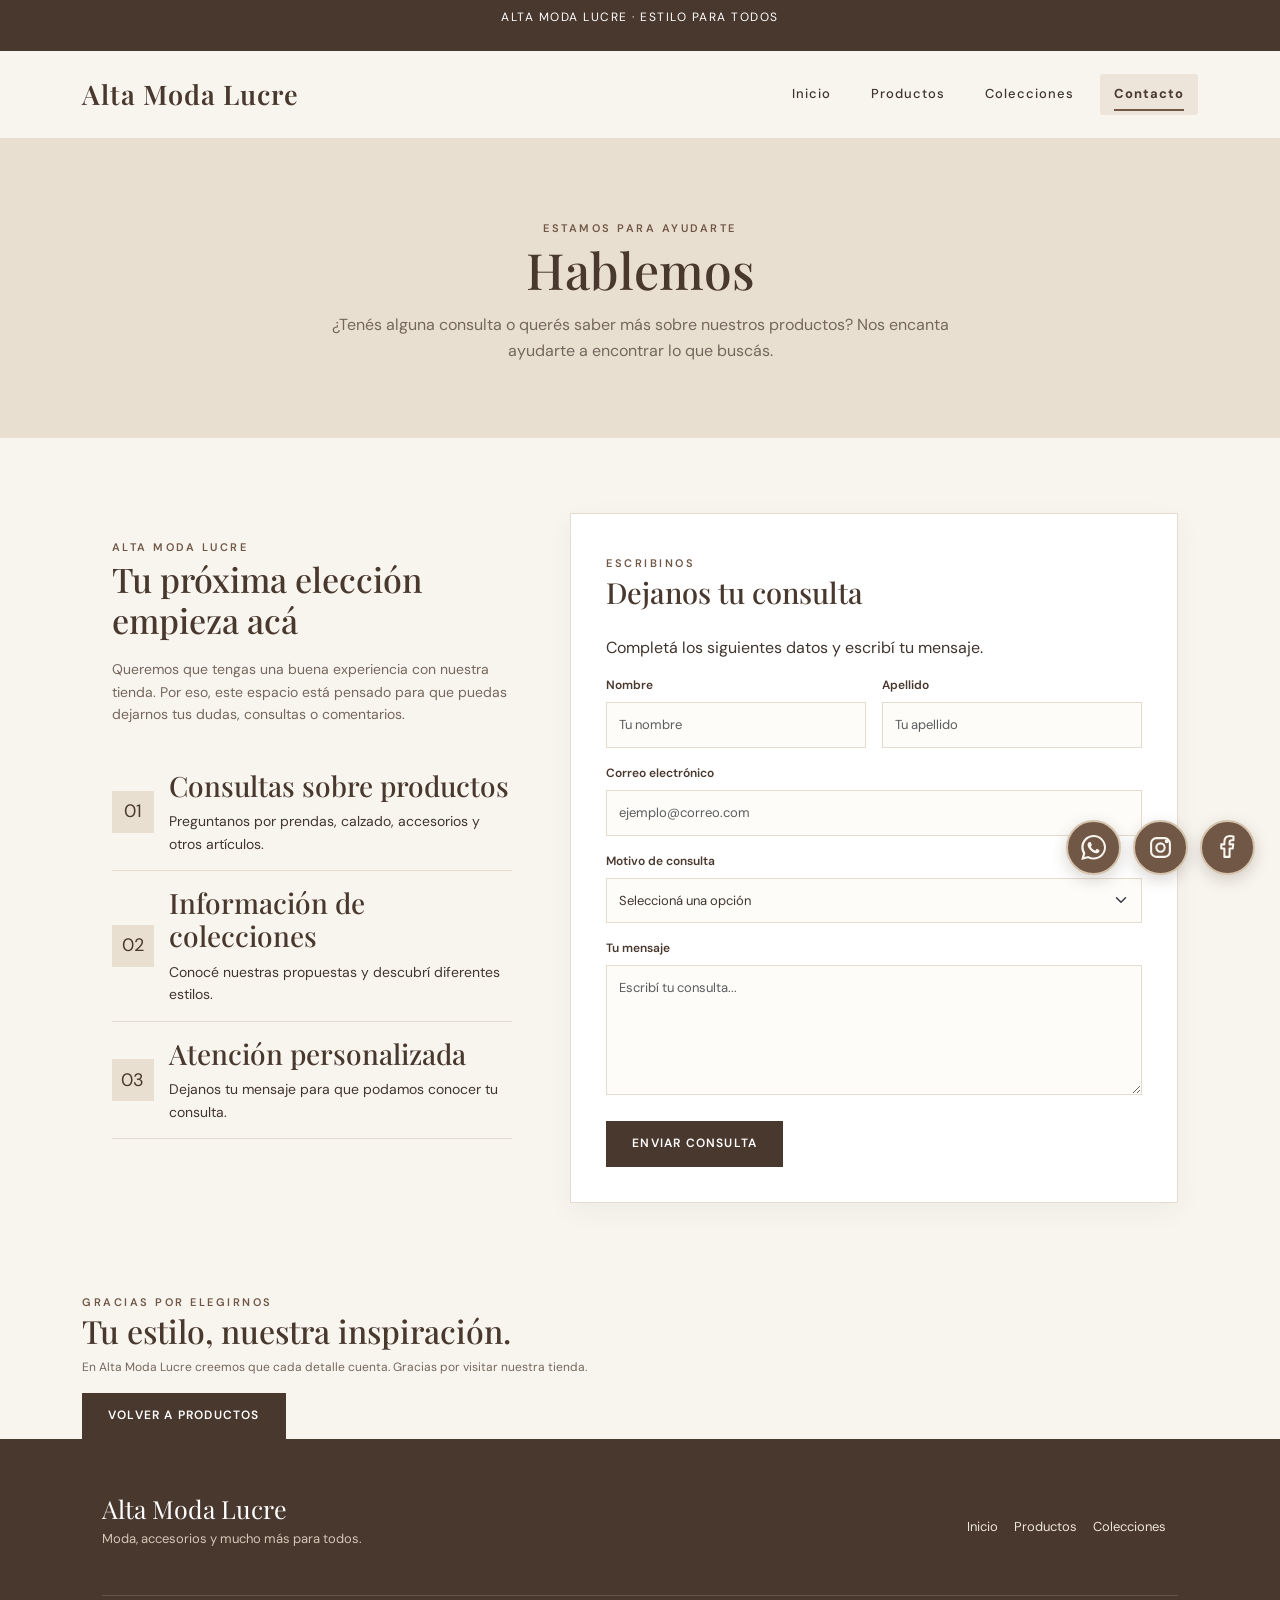
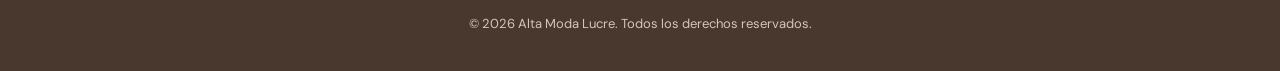
<file: contacto.html>
<!DOCTYPE html>

<html lang="es">

<head>

    <meta charset="UTF-8">

    <meta name="viewport" content="width=device-width, initial-scale=1.0">

    <meta name="description" content="Contactate con Alta Moda Lucre para realizar consultas sobre nuestros productos y colecciones.">

    <title>Contacto | Alta Moda Lucre</title>

    <!-- Tipografías -->

    <link rel="preconnect" href="https://fonts.googleapis.com">

    <link rel="preconnect" href="https://fonts.gstatic.com" crossorigin>

    <link href="https://fonts.googleapis.com/css2?family=DM+Sans:wght@400;500;600;700&family=Playfair+Display:wght@500;600;700&display=swap" rel="stylesheet">

    <!-- Bootstrap -->

    <link href="https://cdn.jsdelivr.net/npm/bootstrap@5.3.3/dist/css/bootstrap.min.css" rel="stylesheet">

    <!-- CSS propio -->

    <link rel="stylesheet" href="estilo.css">

</head>

<body>

    <!-- BARRA SUPERIOR -->

    <div class="barra-superior">

        <p>ALTA MODA LUCRE · ESTILO PARA TODOS</p>

    </div>

    <!-- NAVEGACIÓN -->

    <nav class="navbar navbar-expand-lg navbar-light navegacion">

        <div class="container">

            <a class="navbar-brand marca" href="index.html">

                Alta Moda <span>Lucre</span>

            </a>

            <button class="navbar-toggler" type="button" data-bs-toggle="collapse" data-bs-target="#menuPrincipal">

                <span class="navbar-toggler-icon"></span>

            </button>

            <div class="collapse navbar-collapse" id="menuPrincipal">

                <ul class="navbar-nav ms-auto">

                    <li class="nav-item">

                        <a class="nav-link" href="index.html">Inicio</a>

                    </li>

                    <li class="nav-item">

                        <a class="nav-link" href="productos.html">Productos</a>

                    </li>

                    <li class="nav-item">

                        <a class="nav-link" href="colecciones.html">Colecciones</a>

                    </li>

                    <li class="nav-item">

                        <a class="nav-link activo" href="contacto.html">Contacto</a>

                    </li>

                </ul>

            </div>

        </div>

    </nav>

    <main>

        <!-- ENCABEZADO -->

        <section class="encabezado-contacto">

            <div class="container">

                <span class="etiqueta">ESTAMOS PARA AYUDARTE</span>

                <h1>Hablemos</h1>

                <p>

                    ¿Tenés alguna consulta o querés saber más sobre nuestros
                    productos? Nos encanta ayudarte a encontrar lo que buscás.

                </p>

            </div>

        </section>

        <!-- CONTENIDO PRINCIPAL -->

        <section class="seccion-contacto">

            <div class="container">

                <div class="row g-5 align-items-start">

                    <!-- INFORMACIÓN -->

                    <div class="col-lg-5">

                        <div class="informacion-contacto">

                            <span class="etiqueta">ALTA MODA LUCRE</span>

                            <h2>Tu próxima elección empieza acá</h2>

                            <p class="texto-contacto">

                                Queremos que tengas una buena experiencia
                                con nuestra tienda. Por eso, este espacio
                                está pensado para que puedas dejarnos tus
                                dudas, consultas o comentarios.

                            </p>

                            <div class="detalle-contacto">

                                <div class="icono-contacto">01</div>

                                <div>

                                    <h3>Consultas sobre productos</h3>

                                    <p>

                                        Preguntanos por prendas, calzado,
                                        accesorios y otros artículos.

                                    </p>

                                </div>

                            </div>

                            <div class="detalle-contacto">

                                <div class="icono-contacto">02</div>

                                <div>

                                    <h3>Información de colecciones</h3>

                                    <p>

                                        Conocé nuestras propuestas y
                                        descubrí diferentes estilos.

                                    </p>

                                </div>

                            </div>

                            <div class="detalle-contacto">

                                <div class="icono-contacto">03</div>

                                <div>

                                    <h3>Atención personalizada</h3>

                                    <p>

                                        Dejanos tu mensaje para que podamos
                                        conocer tu consulta.

                                    </p>

                                </div>

                            </div>

                        </div>

                    </div>

                    <!-- FORMULARIO -->

                    <div class="col-lg-7">

                        <div class="formulario-contacto">

                            <span class="etiqueta">ESCRIBINOS</span>

                            <h2>Dejanos tu consulta</h2>

                            <p>

                                Completá los siguientes datos y escribí
                                tu mensaje.

                            </p>

                            <form action="#" method="post">

                                <div class="row g-3">

                                    <div class="col-md-6">

                                        <label for="nombre" class="form-label">

                                            Nombre

                                        </label>

                                        <input

                                            type="text"

                                            class="form-control"

                                            id="nombre"

                                            name="nombre"

                                            placeholder="Tu nombre"

                                            required>

                                    </div>

                                    <div class="col-md-6">

                                        <label for="apellido" class="form-label">

                                            Apellido

                                        </label>

                                        <input

                                            type="text"

                                            class="form-control"

                                            id="apellido"

                                            name="apellido"

                                            placeholder="Tu apellido"

                                            required>

                                    </div>

                                    <div class="col-12">

                                        <label for="correo" class="form-label">

                                            Correo electrónico

                                        </label>

                                        <input

                                            type="email"

                                            class="form-control"

                                            id="correo"

                                            name="correo"

                                            placeholder="ejemplo@correo.com"

                                            required>

                                    </div>

                                    <div class="col-12">

                                        <label for="tema" class="form-label">

                                            Motivo de consulta

                                        </label>

                                        <select

                                            class="form-select"

                                            id="tema"

                                            name="tema"

                                            required>

                                            <option value="" selected disabled>

                                                Seleccioná una opción

                                            </option>

                                            <option value="productos">

                                                Consulta sobre productos

                                            </option>

                                            <option value="colecciones">

                                                Consulta sobre colecciones

                                            </option>

                                            <option value="disponibilidad">

                                                Disponibilidad de artículos

                                            </option>

                                            <option value="otro">

                                                Otra consulta

                                            </option>

                                        </select>

                                    </div>

                                    <div class="col-12">

                                        <label for="mensaje" class="form-label">

                                            Tu mensaje

                                        </label>

                                        <textarea

                                            class="form-control"

                                            id="mensaje"

                                            name="mensaje"

                                            rows="5"

                                            placeholder="Escribí tu consulta..."

                                            required></textarea>

                                    </div>

                                    <div class="col-12">

                                        <button type="submit" class="boton-enviar">

                                            ENVIAR CONSULTA

                                        </button>

                                    </div>

                                </div>

                            </form>

                        </div>

                    </div>

                </div>

            </div>

        </section>

        <!-- MENSAJE FINAL -->

        <section class="mensaje-contacto">

            <div class="container">

                <span class="etiqueta">GRACIAS POR ELEGIRNOS</span>

                <h2>Tu estilo, nuestra inspiración.</h2>

                <p>

                    En Alta Moda Lucre creemos que cada detalle cuenta.
                    Gracias por visitar nuestra tienda.

                </p>

                <a href="productos.html" class="boton-principal">

                    VOLVER A PRODUCTOS

                </a>

            </div>

        </section>

    </main>

    <!-- PIE DE PÁGINA -->

    <footer class="pie-pagina">

        <div class="container">

            <div class="row align-items-center gy-3">

                <div class="col-md-6">

                    <a href="index.html" class="marca-footer">

                        Alta Moda <span>Lucre</span>

                    </a>

                    <p class="texto-footer">

                        Moda, accesorios y mucho más para todos.

                    </p>

                </div>

                <div class="col-md-6 text-md-end">

                    <div class="enlaces-footer">

                        <a href="index.html">Inicio</a>

                        <a href="productos.html">Productos</a>

                        <a href="colecciones.html">Colecciones</a>

                    </div>

                </div>

            </div>

            <div class="copyright">

                <p>© 2026 Alta Moda Lucre. Todos los derechos reservados.</p>

            </div>

        </div>

    </footer>

    <!-- SCRIPT DE BOOTSTRAP -->

    <script src="https://cdn.jsdelivr.net/npm/bootstrap@5.3.3/dist/js/bootstrap.bundle.min.js"></script>

</body>

<!-- REDES SOCIALES -->
<div class="redes-contacto">

    <!-- WHATSAPP -->
    <a href="https://wa.me/5493364018957?text=Hola%20quiero%20m%C3%A1s%20info"
       class="red-social"
       target="_blank"
       rel="noopener noreferrer"
       aria-label="WhatsApp">

        <svg viewBox="0 0 24 24">
            <path d="M20.5 3.5A11.8 11.8 0 0 0 12.1 0C5.6 0 .3 5.3.3 11.8c0 2.1.5 4.1 1.6 5.9L.2 24l6.5-1.7a11.8 11.8 0 0 0 5.4 1.3h.1c6.5 0 11.8-5.3 11.8-11.8 0-3.1-1.2-6-3.5-8.3ZM12.2 21.6c-1.7 0-3.3-.4-4.8-1.3l-.3-.2-3.9 1 1-3.8-.2-.4a9.7 9.7 0 0 1-1.5-5.1c0-5.4 4.4-9.8 9.8-9.8 2.6 0 5.1 1 6.9 2.9a9.7 9.7 0 0 1 2.9 6.9c0 5.4-4.4 9.8-9.9 9.8Zm5.4-7.3c-.3-.2-1.7-.8-2-.9-.3-.1-.5-.2-.7.2-.2.3-.7.9-.9 1.1-.2.2-.3.2-.6.1-.3-.2-1.2-.4-2.3-1.4-.8-.7-1.4-1.6-1.5-1.9-.2-.3 0-.5.1-.6.1-.1.3-.3.4-.5.1-.2.2-.3.3-.5.1-.2 0-.4 0-.5-.1-.2-.7-1.6-1-2.2-.2-.6-.5-.5-.7-.5h-.6c-.2 0-.5.1-.8.4-.3.3-1 1-1 2.4s1 2.7 1.1 2.9c.1.2 2 3.1 4.8 4.3.7.3 1.2.5 1.6.6.7.2 1.3.2 1.8.1.6-.1 1.7-.7 1.9-1.3.2-.7.2-1.2.2-1.3-.1-.2-.3-.3-.5-.4Z"/>
        </svg>
    </a>

    <!-- INSTAGRAM -->
    <a href="https://www.instagram.com/altamodalucre?xtok=Z3RuZDZ5dXN0enM0"
       class="red-social"
       target="_blank"
       rel="noopener noreferrer"
       aria-label="Instagram">

        <svg viewBox="0 0 24 24">
            <rect x="3" y="3" width="18" height="18" rx="5"/>
            <circle cx="12" cy="12" r="4"/>
            <circle cx="18" cy="6" r="1" class="punto"/>
        </svg>
    </a>

    <!-- FACEBOOK -->
    <a href="https://www.facebook.com/share/182Mhsrm3B/?mibextid=wwXIfr"
       class="red-social"
       target="_blank"
       rel="noopener noreferrer"
       aria-label="Facebook">

        <svg viewBox="0 0 24 24">
            <path d="M14 21v-8h3l.5-4H14V7c0-1.2.4-2 2-2h1.7V1.4C17 1.2 15.8 1 14.5 1 11.2 1 9 3 9 6.7V9H6v4h3v8z"/>
        </svg>
    </a>

</div>

</html>
</file>
<file: estilo.css>
:root {
    --crema: #f8f5ef;
    --beige: #e9dfd1;
    --arena: #d5c3ad;
    --marron: #705746;
    --marron-oscuro: #49382e;
    --texto: #40352e;
    --blanco: #ffffff;
    --borde: #e5dbcf;
    --sombra: 0 10px 28px rgba(65, 48, 35, 0.08);
}
* {
    margin: 0;
    padding: 0;
    box-sizing: border-box;
}
html {
    scroll-behavior: smooth;
    scroll-padding-top: 100px;
}
body {
    background-color: var(--crema);
    color: var(--texto);
    font-family: 'DM Sans', sans-serif;
    line-height: 1.6;
}
h1, h2, h3, h4 {
    color: var(--marron-oscuro);
    font-family: 'Playfair Display', serif;
}
a {
    color: inherit;
    text-decoration: none;
}
img {
    max-width: 100%;
}
button, input, select, textarea {
    font: inherit;
}
/* ---------- BARRA SUPERIOR Y NAVEGACIÓN ---------- */
.barra-superior {
    background-color: var(--marron-oscuro);
    color: var(--blanco);
    text-align: center;
    padding: 8px 15px;
    font-size: 12px;
    letter-spacing: 1.5px;
}
.navbar {
    background-color: var(--crema);
    padding: 17px 5%;
    border-bottom: 1px solid var(--borde);
}
.navbar .container,
.navbar .container-fluid {
    align-items: center;
}
.marca {
    color: var(--marron-oscuro) !important;
    font-family: 'Playfair Display', serif;
    font-size: 27px;
    font-weight: 600;
    letter-spacing: 1px;
}
.navbar-nav {
    gap: 12px;
}
.navbar-nav .nav-link {
    position: relative;
    color: var(--texto) !important;
    font-size: 13px;
    font-weight: 500;
    letter-spacing: 1px;
    padding: 10px 14px !important;
    border-radius: 3px;
    transition: color 0.3s ease, background-color 0.3s ease;
}
.navbar-nav .nav-link:hover {
    color: var(--marron-oscuro) !important;
    background-color: var(--beige);
}
.navbar-nav .nav-link.activo,
.navbar-nav .nav-link[aria-current="page"] {
    color: var(--marron-oscuro) !important;
    font-weight: 700;
    background-color: #eee5da;
}
.navbar-nav .nav-link.activo::after,
.navbar-nav .nav-link[aria-current="page"]::after {
    content: "";
    position: absolute;
    left: 14px;
    right: 14px;
    bottom: 4px;
    height: 2px;
    background-color: var(--marron);
}
.navbar-toggler {
    border-color: var(--arena);
}
.navbar-toggler:focus {
    box-shadow: 0 0 0 0.15rem rgba(112, 87, 70, 0.2);
}
/* ---------- BOTONES ---------- */
.boton-principal,
.boton-secundario,
.boton-enviar {
    display: inline-block;
    background-color: var(--marron-oscuro);
    color: var(--blanco);
    border: 1px solid var(--marron-oscuro);
    padding: 12px 25px;
    font-size: 12px;
    font-weight: 600;
    letter-spacing: 1.2px;
    text-transform: uppercase;
    transition: all 0.3s ease;
}
.boton-principal:hover,
.boton-secundario:hover,
.boton-enviar:hover {
    background-color: transparent;
    color: var(--marron-oscuro);
}
/* ---------- PORTADA DE INICIO ---------- */
.portada {
    position: relative;
    width: 100%;
    height: 600px;
    min-height: 600px;
    display: flex;
    align-items: center;
    overflow: hidden;
    background-color: var(--beige);
}
/* Contenedor de la imagen */
.portada-imagen {
    position: absolute;
    inset: 0;
    width: 100%;
    height: 100%;
    overflow: hidden;
}
.portada-imagen img {
    display: block;
    width: 100%;
    max-width: none;
    height: 100%;
    object-fit: cover;
    object-position: center 30%;
}
/* mejorar la lectura del texto */
.portada::after {
    content: "";
    position: absolute;
    inset: 0;
    background: linear-gradient(
        90deg,
        rgba(35, 26, 20, 0.68) 0%,
        rgba(35, 26, 20, 0.35) 48%,
        rgba(35, 26, 20, 0.05) 100%
    );
    pointer-events: none;
}
.portada-contenido {
    position: relative;
    z-index: 1;
    width: 100%;
    max-width: 650px;
    padding: 90px 8%;
    color: var(--blanco);
}
/* mejor contraste para BIENVENIDOS */
.portada-contenido .subtitulo {
    color: #fff8ed;
    text-shadow: 0 2px 8px rgba(35, 26, 20, 0.75);
}
.portada-contenido h1,
.portada-contenido h2 {
    color: var(--blanco);
    font-size: clamp(38px, 5vw, 65px);
    line-height: 1.15;
    margin-bottom: 20px;
    text-shadow: 0 2px 8px rgba(35, 26, 20, 0.35);
}
.portada-contenido p {
    max-width: 500px;
    margin-bottom: 28px;
    font-size: 15px;
}
.portada-contenido .boton-principal {
    background-color: var(--crema);
    color: var(--marron-oscuro);
    border-color: var(--crema);
}
.portada-contenido .boton-principal:hover {
    background-color: transparent;
    color: var(--blanco);
}
/* ---------- PRESENTACIÓN ---------- */
.presentacion {
    padding: 85px 8%;
    text-align: center;
    background-color: var(--crema);
}
.subtitulo {
    color: var(--marron);
    font-size: 11px;
    font-weight: 600;
    letter-spacing: 3px;
    text-transform: uppercase;
    margin-bottom: 15px;
}
.presentacion h2 {
    font-size: clamp(30px, 4vw, 43px);
    margin-bottom: 20px;
}
.texto-presentacion {
    max-width: 760px;
    margin: 0 auto;
    color: #75675d;
    font-size: 15px;
}
/* ---------- SECCIONES Y ENCABEZADOS ---------- */
.seccion {
    padding: 75px 6%;
}
.encabezado-seccion,
.encabezado-catalogo {
    text-align: center;
    margin-bottom: 38px;
}
.etiqueta {
    color: var(--marron);
    font-size: 11px;
    font-weight: 600;
    letter-spacing: 2.5px;
    text-transform: uppercase;
    margin-bottom: 10px;
}
.encabezado-seccion h2,
.encabezado-catalogo h2 {
    font-size: clamp(29px, 4vw, 42px);
    margin-bottom: 12px;
}
.encabezado-seccion p,
.encabezado-catalogo p {
    max-width: 650px;
    margin: 0 auto;
    color: #786b60;
    font-size: 14px;
}
/* ---------- CATEGORÍAS EN INICIO ---------- */
.categorias .container {
    max-width: 1320px;
}
.categorias .row {
    align-items: stretch;
}
.categorias .row > div {
    display: flex;
}
.tarjeta-categoria {
    position: relative;
    display: block;
    width: 100%;
    height: 390px;
    overflow: hidden;
    background-color: var(--beige);
}
.tarjeta-categoria img {
    display: block;
    width: 100%;
    height: 100%;
    padding: 0;
    object-fit: cover;
    object-position: center;
    transition: transform 0.4s ease;
}
.tarjeta-categoria:hover img {
    transform: scale(1.06);
}
.categoria-info {
    position: absolute;
    z-index: 2;
    right: 0;
    bottom: 0;
    left: 0;
    padding: 25px 15px;
    text-align: center;
    color: var(--blanco);
    background: linear-gradient(
        transparent,
        rgba(40, 30, 23, 0.88)
    );
}
.categoria-info h3 {
    color: var(--blanco);
    font-size: 25px;
    line-height: 1.2;
    margin-bottom: 8px;
}
.categoria-info p {
    font-size: 13px;
    line-height: 1.6;
    margin: 0;
}
.categoria-info span {
    font-size: 11px;
    font-weight: 600;
    letter-spacing: 1.2px;
}
/* ---------- PRODUCTOS DESTACADOS EN INICIO ---------- */
.destacados .container {
    max-width: 1320px;
}
.destacados .row {
    align-items: stretch;
}
.destacados .row > div {
    display: flex;
}
.tarjeta-producto {
    width: 100%;
    min-width: 0;
    overflow: hidden;
    background-color: var(--blanco);
    border: 1px solid var(--borde);
    transition: transform 0.3s ease, box-shadow 0.3s ease;
}
.tarjeta-producto:hover {
    transform: translateY(-5px);
    box-shadow: var(--sombra);
}
.destacados .tarjeta-producto > img {
    display: block;
    width: 100%;
    height: 300px;
    padding: 15px;
    background-color: #f7f4ef;
    object-fit: contain;
    object-position: center;
}
.contenedor-imagen-producto {
    width: 100%;
    height: 260px;
    padding: 15px;
    display: flex;
    justify-content: center;
    align-items: center;
    background-color: #f7f4ef;
    overflow: hidden;
}
.producto-imagen {
    display: block;
    width: 100%;
    height: 100%;
    object-fit: contain;
    object-position: center;
    transition: transform 0.35s ease;
}
.tarjeta-producto:hover .producto-imagen,
.tarjeta-producto:hover > img {
    transform: scale(1.035);
}
.producto-info {
    padding: 17px;
    text-align: center;
}
.destacados .producto-info {
    min-height: 105px;
    display: flex;
    flex-direction: column;
    justify-content: center;
    align-items: center;
    padding: 18px 12px;
}
.producto-info h3 {
    font-family: 'DM Sans', sans-serif;
    font-size: 15px;
    font-weight: 600;
    line-height: 1.4;
    margin-bottom: 7px;
}
.producto-info p {
    color: #817267;
    font-size: 13px;
    line-height: 1.5;
    margin-bottom: 0;
}
.categoria-producto {
    display: inline-block;
    color: var(--marron);
    font-size: 10px;
    font-weight: 600;
    letter-spacing: 1.5px;
    text-transform: uppercase;
    margin-bottom: 7px;
}
/* ---------- BANNER FINAL ---------- */
.banner-final {
    padding: 75px 20px;
    background-color: var(--beige);
    text-align: center;
}
.banner-final h2 {
    font-size: clamp(29px, 4vw, 42px);
    margin-bottom: 15px;
}
.banner-final p {
    max-width: 650px;
    margin: 0 auto 25px;
    color: #716257;
}
/* =========================================================
   PÁGINA PRODUCTOS
========================================================= */
.encabezado-productos {
    padding: 75px 20px;
    background-color: var(--beige);
    text-align: center;
}
.encabezado-productos h1 {
    font-size: clamp(35px, 5vw, 50px);
    margin-bottom: 15px;
}
.encabezado-productos p {
    max-width: 700px;
    margin: 0 auto;
    color: #75675d;
}
.accesos-categorias {
    padding: 30px 5%;
    background-color: var(--crema);
    border-bottom: 1px solid var(--borde);
}
.lista-categorias {
    display: flex;
    justify-content: center;
    align-items: center;
    flex-wrap: wrap;
    gap: 12px;
}
.lista-categorias a {
    display: inline-block;
    padding: 9px 17px;
    border: 1px solid var(--arena);
    color: var(--marron-oscuro);
    font-size: 12px;
    transition: all 0.3s ease;
}
.lista-categorias a:hover {
    background-color: var(--marron-oscuro);
    color: var(--blanco);
}
.seccion-catalogo {
    padding: 65px 6%;
    scroll-margin-top: 90px;
}
.fondo-alternativo {
    background-color: #f0e9df;
}
.encabezado-catalogo {
    margin-bottom: 35px;
}
.encabezado-catalogo h2 {
    font-size: 34px;
}
/* =========================================================
   PÁGINA COLECCIONES
========================================================= */
.portada-colecciones {
    padding: 90px 20px;
    background-color: var(--beige);
    text-align: center;
}
.portada-colecciones h1 {
    font-size: clamp(38px, 5vw, 55px);
    margin-bottom: 15px;
}
.portada-colecciones p {
    max-width: 700px;
    margin: 0 auto;
    color: #75675d;
}
.introduccion-colecciones {
    padding: 65px 8%;
    text-align: center;
}
.introduccion-colecciones h2 {
    font-size: 34px;
    margin-bottom: 15px;
}
.introduccion-colecciones p {
    max-width: 750px;
    margin: 0 auto;
    color: #75675d;
}
.seccion-colecciones {
    padding: 30px 7% 80px;
}
.encabezado-colecciones {
    text-align: center;
    margin-bottom: 45px;
}
.encabezado-colecciones h2 {
    font-size: 38px;
}
.bloque-coleccion {
    display: grid;
    grid-template-columns: minmax(0, 1fr) minmax(0, 1fr);
    gap: 40px;
    align-items: center;
    padding: 45px 0;
    border-bottom: 1px solid var(--borde);
}
.coleccion-invertida .imagen-principal-coleccion {
    order: 2;
}
.coleccion-invertida .contenido-coleccion {
    order: 1;
}
.imagen-principal-coleccion {
    min-height: 350px;
    padding: 20px;
    display: flex;
    justify-content: center;
    align-items: center;
    background-color: var(--beige);
}
.imagen-coleccion {
    width: 100%;
    height: 350px;
    object-fit: contain;
    object-position: center;
}
.contenido-coleccion {
    padding: 15px;
}
.numero-coleccion {
    display: block;
    color: var(--arena);
    font-family: 'Playfair Display', serif;
    font-size: 35px;
    margin-bottom: 10px;
}
.contenido-coleccion h2 {
    font-size: 32px;
    margin-bottom: 15px;
}
.contenido-coleccion p {
    color: #75675d;
    font-size: 14px;
    margin-bottom: 22px;
}
.galeria-coleccion {
    grid-column: 1 / -1;
    display: grid;
    grid-template-columns: repeat(3, minmax(0, 1fr));
    gap: 18px;
    margin-top: 5px;
}
.foto-secundaria-coleccion {
    height: 220px;
    padding: 12px;
    display: flex;
    justify-content: center;
    align-items: center;
    overflow: hidden;
    background-color: #f0e9df;
}
.foto-secundaria-coleccion img {
    width: 100%;
    height: 100%;
    object-fit: contain;
    object-position: center;
    transition: transform 0.3s ease;
}
.foto-secundaria-coleccion:hover img {
    transform: scale(1.04);
}
.cierre-colecciones {
    padding: 65px 20px;
    background-color: var(--beige);
    text-align: center;
}
.cierre-colecciones h2 {
    font-size: 35px;
    margin-bottom: 15px;
}
.cierre-colecciones p {
    max-width: 650px;
    margin: 0 auto 25px;
    color: #75675d;
}
/* =========================================================
   PÁGINA CONTACTO
========================================================= */
.encabezado-contacto {
    padding: 75px 20px;
    text-align: center;
    background-color: var(--beige);
}
.encabezado-contacto h1 {
    font-size: clamp(36px, 5vw, 50px);
    margin-bottom: 12px;
}
.encabezado-contacto p {
    max-width: 650px;
    margin: 0 auto;
    color: #75675d;
}
.seccion-contacto {
    padding: 75px 7%;
}
.informacion-contacto {
    padding: 20px 10px;
}
.informacion-contacto h2 {
    font-size: 34px;
    margin-bottom: 18px;
}
.texto-contacto {
    color: #75675d;
    font-size: 14px;
    margin-bottom: 28px;
}
.detalle-contacto {
    display: flex;
    align-items: center;
    gap: 15px;
    padding: 15px 0;
    border-bottom: 1px solid var(--borde);
}
.icono-contacto {
    width: 42px;
    height: 42px;
    flex-shrink: 0;
    display: flex;
    justify-content: center;
    align-items: center;
    background-color: var(--beige);
    color: var(--marron-oscuro);
    font-size: 18px;
}
.detalle-contacto p {
    margin: 0;
    font-size: 14px;
}
.formulario-contacto {
    padding: 35px;
    background-color: var(--blanco);
    border: 1px solid var(--borde);
    box-shadow: 0 8px 25px rgba(65, 48, 35, 0.05);
}
.formulario-contacto h2 {
    font-size: 29px;
    margin-bottom: 25px;
}
.formulario-contacto label {
    display: block;
    color: var(--marron-oscuro);
    font-size: 12px;
    font-weight: 600;
    margin-bottom: 7px;
}
.formulario-contacto .form-control,
.formulario-contacto .form-select {
    padding: 12px;
    border: 1px solid var(--borde);
    border-radius: 0;
    color: var(--texto);
    background-color: #fdfcf9;
    font-size: 13px;
}
.formulario-contacto .form-control:focus,
.formulario-contacto .form-select:focus {
    border-color: var(--marron);
    box-shadow: 0 0 0 0.15rem rgba(112, 87, 70, 0.12);
}
.formulario-contacto textarea {
    min-height: 130px;
    resize: vertical;
}
.formulario-contacto .boton-enviar {
    cursor: pointer;
    margin-top: 10px;
}
.mensaje-contacto {
    margin-top: 15px;
    color: #75675d;
    font-size: 12px;
}
/* ---------- PIE DE PÁGINA ---------- */
.pie-pagina {
    padding: 50px 7% 20px;
    background-color: var(--marron-oscuro);
    color: #eee5dc;
}
.marca-footer {
    color: var(--blanco);
    font-family: 'Playfair Display', serif;
    font-size: 25px;
    margin-bottom: 12px;
}
.pie-pagina p {
    color: #d4c6b9;
    font-size: 13px;
}
.enlace-footer,
.enlaces-footer a {
    display: inline-block;
    color: #eee5dc;
    font-size: 13px;
    margin: 5px 12px 5px 0;
    transition: color 0.3s ease;
}
.enlace-footer:hover,
.enlaces-footer a:hover {
    color: var(--arena);
}
.copyright {
    padding-top: 18px;
    margin-top: 30px;
    border-top: 1px solid rgba(255, 255, 255, 0.15);
    text-align: center;
    color: #c8b9aa;
    font-size: 11px;
}
/* =========================================================
   TABLETS
========================================================= */
@media (max-width: 992px) {
    .navbar-nav {
        gap: 3px;
        padding-top: 12px;
    }
    .tarjeta-categoria {
        height: 340px;
    }
    .destacados .tarjeta-producto > img {
        height: 260px;
    }
    .contenedor-imagen-producto {
        height: 240px;
    }
    .bloque-coleccion {
        gap: 25px;
    }
}
/* =========================================================
   CELULARES
========================================================= */
@media (max-width: 768px) {
    .barra-superior {
        font-size: 10px;
    }
    .marca {
        font-size: 23px;
    }
    .portada {
        height: 480px;
        min-height: 480px;
    }
    .portada-imagen img {
        object-position: center 30%;
    }
    .portada-contenido {
        padding: 65px 7%;
    }
    .portada-contenido h1,
    .portada-contenido h2 {
        font-size: 40px;
    }
    .presentacion,
    .seccion {
        padding: 55px 6%;
    }
    .seccion-catalogo {
        padding: 50px 5%;
    }
    .tarjeta-categoria {
        height: 320px;
    }
    .destacados .tarjeta-producto > img {
        height: 240px;
    }
    .contenedor-imagen-producto {
        height: 230px;
    }
    .bloque-coleccion {
        grid-template-columns: 1fr;
        gap: 20px;
        padding: 35px 0;
    }
    .coleccion-invertida .imagen-principal-coleccion,
    .coleccion-invertida .contenido-coleccion {
        order: initial;
    }
    .imagen-principal-coleccion,
    .imagen-coleccion {
        min-height: 280px;
        height: 280px;
    }
    .galeria-coleccion {
        grid-template-columns: repeat(2, minmax(0, 1fr));
    }
    .foto-secundaria-coleccion {
        height: 190px;
    }
    .seccion-contacto {
        padding: 50px 6%;
    }
    .formulario-contacto {
        padding: 25px;
    }
}
/* =========================================================
   CELULARES PEQUEÑOS
========================================================= */
@media (max-width: 576px) {
    .categorias .row {
        --bs-gutter-x: 13px;
        --bs-gutter-y: 13px;
    }
    .tarjeta-categoria {
        height: 260px;
    }
    .tarjeta-categoria img {
        padding: 0;
    }
    .categoria-info {
        padding: 15px 8px;
    }
    .categoria-info h3 {
        font-size: 19px;
    }
    .categoria-info span {
        font-size: 9px;
    }
    .categoria-info p {
        font-size: 11px;
    }
    .destacados .row {
        --bs-gutter-x: 12px;
        --bs-gutter-y: 12px;
    }
    .destacados .tarjeta-producto > img {
        height: 190px;
        padding: 10px;
    }
    .destacados .producto-info {
        min-height: 90px;
        padding: 12px 7px;
    }
    .destacados .producto-info h3 {
        font-size: 13px;
    }
    .contenedor-imagen-producto {
        height: 190px;
        padding: 10px;
    }
    .producto-info {
        padding: 12px 8px;
    }
    .producto-info h3 {
        font-size: 13px;
    }
    .lista-categorias {
        gap: 8px;
    }
    .lista-categorias a {
        padding: 8px 11px;
        font-size: 11px;
    }
    .galeria-coleccion {
        grid-template-columns: repeat(2, minmax(0, 1fr));
        gap: 10px;
    }
    .foto-secundaria-coleccion {
        height: 155px;
        padding: 7px;
    }
    .formulario-contacto {
        padding: 20px 15px;
    }
    .pie-pagina {
        padding: 40px 6% 18px;
    }
    .navbar-nav .nav-link {
        padding: 11px 14px !important;
    }
    .navbar-nav .nav-link.activo::after,
    .navbar-nav .nav-link[aria-current="page"]::after {
        left: 14px;
        right: auto;
        width: 35px;
    }
}
/* ============================= */
/* CARRUSEL DE INICIO */
/* ============================= */

.carrusel-seccion {
    padding-top: 75px;
    padding-bottom: 85px;
}

.carrusel-seccion .encabezado-seccion {
    margin-bottom: 35px;
}

#carruselAltaModa {
    max-width: 1150px;
    margin: 0 auto;
    overflow: hidden;
    border-radius: 18px;
    box-shadow: var(--sombra);
}

.carrusel-contenido {
    display: grid;
    grid-template-columns: 1fr 1fr;
    min-height: 420px;
    background-color: var(--beige);
}

.carrusel-imagen {
    width: 100%;
    height: 420px;
    background-color: #eee7dd;
    display: flex;
    align-items: center;
    justify-content: center;
    overflow: hidden;
}

.carrusel-imagen img {
    width: 100%;
    height: 100%;
    object-fit: contain;
    display: block;
}

.carrusel-texto {
    display: flex;
    flex-direction: column;
    align-items: flex-start;
    justify-content: center;
    padding: 55px 65px;
    color: var(--texto);
}

.carrusel-etiqueta {
    color: var(--marron);
    font-size: 11px;
    font-weight: 700;
    letter-spacing: 2px;
    margin-bottom: 18px;
}

.carrusel-texto h3 {
    font-family: 'Playfair Display', serif;
    font-size: 36px;
    line-height: 1.2;
    color: var(--marron-oscuro);
    margin-bottom: 18px;
}

.carrusel-texto p {
    font-size: 15px;
    line-height: 1.8;
    color: var(--texto);
    margin-bottom: 28px;
    max-width: 360px;
}

.carrusel-texto .boton-principal {
    text-decoration: none;
}

/* FLECHAS */

#carruselAltaModa .carousel-control-prev,
#carruselAltaModa .carousel-control-next {
    width: 8%;
    opacity: 0.9;
}

#carruselAltaModa .carousel-control-prev-icon,
#carruselAltaModa .carousel-control-next-icon {
    background-color: var(--marron);
    border-radius: 50%;
    background-size: 45%;
    width: 42px;
    height: 42px;
}

/* INDICADORES */

#carruselAltaModa .carousel-indicators {
    margin-bottom: 15px;
}

#carruselAltaModa .carousel-indicators button {
    width: 9px;
    height: 9px;
    border-radius: 50%;
    border: none;
    margin: 0 5px;
    background-color: var(--marron);
}

/* ADAPTACIÓN A CELULARES */

@media (max-width: 768px) {

    .carrusel-contenido {
        grid-template-columns: 1fr;
    }

    .carrusel-imagen {
        height: 300px;
    }

    .carrusel-texto {
        padding: 40px 35px 55px;
    }

    .carrusel-texto h3 {
        font-size: 29px;
    }

    #carruselAltaModa .carousel-control-prev,
    #carruselAltaModa .carousel-control-next {
        width: 12%;
    }

}
/* ============================= */
/* REDES SOCIALES - CONTACTO */
/* ============================= */

.redes-contacto {
    position: fixed;
    right: 25px;
    bottom: 25px;
    z-index: 9999;

    display: flex;
    align-items: center;
    gap: 12px;
}

.red-social {
    width: 55px;
    height: 55px;

    display: flex;
    align-items: center;
    justify-content: center;

    background-color: var(--marron);
    border: 2px solid var(--arena);
    border-radius: 50%;

    box-shadow: 0 5px 16px rgba(65, 48, 35, 0.20);

    transition: all 0.3s ease;
}

.red-social svg {
    width: 25px;
    height: 25px;

    fill: none;
    stroke: var(--crema);
    stroke-width: 2;
    stroke-linecap: round;
    stroke-linejoin: round;
}

.red-social:first-child svg {
    fill: var(--crema);
    stroke: none;
}

.red-social:last-child svg {
    fill: none;
    stroke: var(--crema);
    stroke-width: 2;
    stroke-linecap: round;
    stroke-linejoin: round;
}

.red-social:hover {
    background-color: var(--marron-oscuro);
    transform: translateY(-4px);
    box-shadow: 0 8px 20px rgba(65, 48, 35, 0.25);
}

/* ADAPTACIÓN A CELULARES */

@media (max-width: 576px) {
    .redes-contacto {
        right: 15px;
        bottom: 18px;
        gap: 9px;
    }

    .red-social {
        width: 49px;
        height: 49px;
    }

    .red-social svg {
        width: 23px;
        height: 23px;
    }
}
</file>
